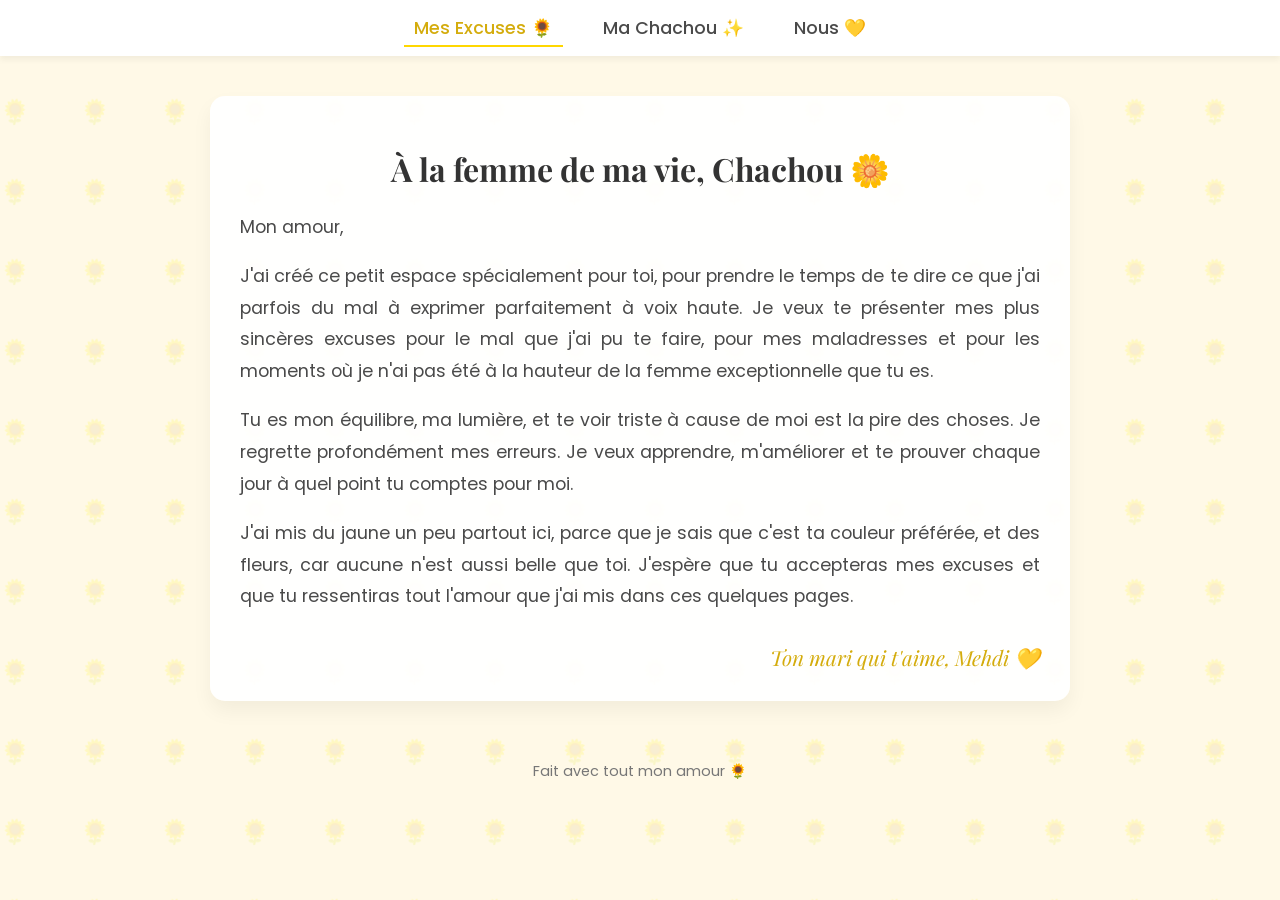
<file: Index.html>
<!DOCTYPE html>
<html lang="fr">
<head>
    <meta charset="UTF-8">
    <meta name="viewport" content="width=device-width, initial-scale=1.0">
    <title>Pardon Chachou 💛</title>
    <link rel="stylesheet" href="style.css">
</head>
<body>

    <nav>
        <ul>
            <li><a href="index.html" class="active">Mes Excuses 🌻</a></li>
            <li><a href="chachou.html">Ma Chachou ✨</a></li>
            <li><a href="nous.html">Nous 💛</a></li>
        </ul>
    </nav>

    <main>
        <h1>À la femme de ma vie, Chachou 🌼</h1>
        
        <div class="excuses-text">
            <p>Mon amour,</p>
            <p>J'ai créé ce petit espace spécialement pour toi, pour prendre le temps de te dire ce que j'ai parfois du mal à exprimer parfaitement à voix haute. Je veux te présenter mes plus sincères excuses pour le mal que j'ai pu te faire, pour mes maladresses et pour les moments où je n'ai pas été à la hauteur de la femme exceptionnelle que tu es.</p>
            <p>Tu es mon équilibre, ma lumière, et te voir triste à cause de moi est la pire des choses. Je regrette profondément mes erreurs. Je veux apprendre, m'améliorer et te prouver chaque jour à quel point tu comptes pour moi.</p>
            <p>J'ai mis du jaune un peu partout ici, parce que je sais que c'est ta couleur préférée, et des fleurs, car aucune n'est aussi belle que toi. J'espère que tu accepteras mes excuses et que tu ressentiras tout l'amour que j'ai mis dans ces quelques pages.</p>
        </div>

        <div class="signature">
            Ton mari qui t'aime, Mehdi 💛
        </div>
    </main>

    <footer>
        Fait avec tout mon amour 🌻
    </footer>

</body>
</html>
</file>
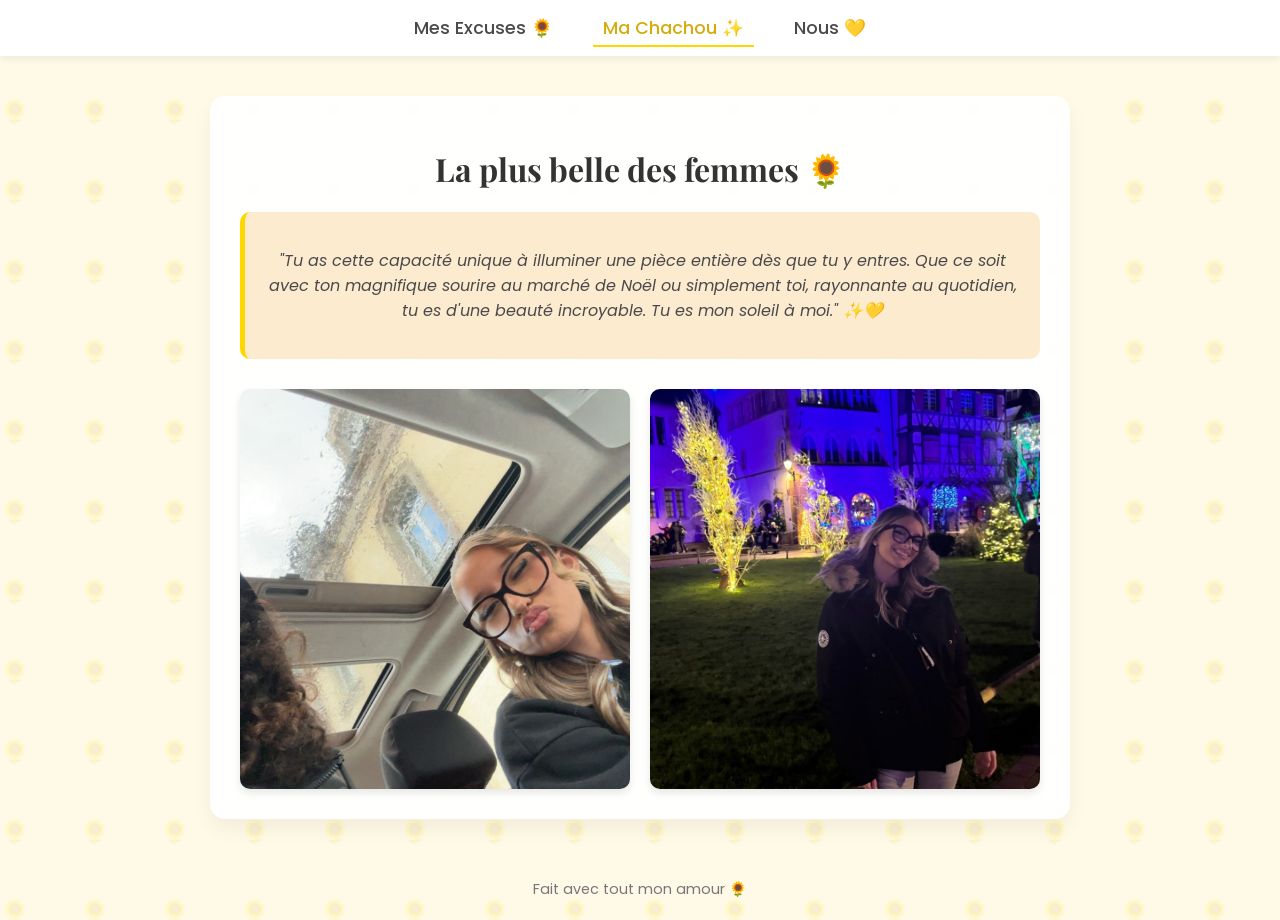
<file: Chachou.html>
<!DOCTYPE html>
<html lang="fr">
<head>
    <meta charset="UTF-8">
    <meta name="viewport" content="width=device-width, initial-scale=1.0">
    <title>Ma Chachou 💛</title>
    <link rel="stylesheet" href="style.css">
</head>
<body>

    <nav>
        <ul>
            <li><a href="index.html">Mes Excuses 🌻</a></li>
            <li><a href="chachou.html" class="active">Ma Chachou ✨</a></li>
            <li><a href="nous.html">Nous 💛</a></li>
        </ul>
    </nav>

    <main>
        <h1>La plus belle des femmes 🌻</h1>
        
        <div class="eloge">
            <p>"Tu as cette capacité unique à illuminer une pièce entière dès que tu y entres. Que ce soit avec ton magnifique sourire au marché de Noël ou simplement toi, rayonnante au quotidien, tu es d'une beauté incroyable. Tu es mon soleil à moi." ✨💛</p>
        </div>

        <div class="galerie">
            <!-- Photos de Chachou seule -->
            <img src="image_2.png" alt="Chachou rayonnante">
            <img src="image_4.png" alt="Chachou la nuit">
        </div>
    </main>

    <footer>
        Fait avec tout mon amour 🌻
    </footer>

</body>
</html>
</file>
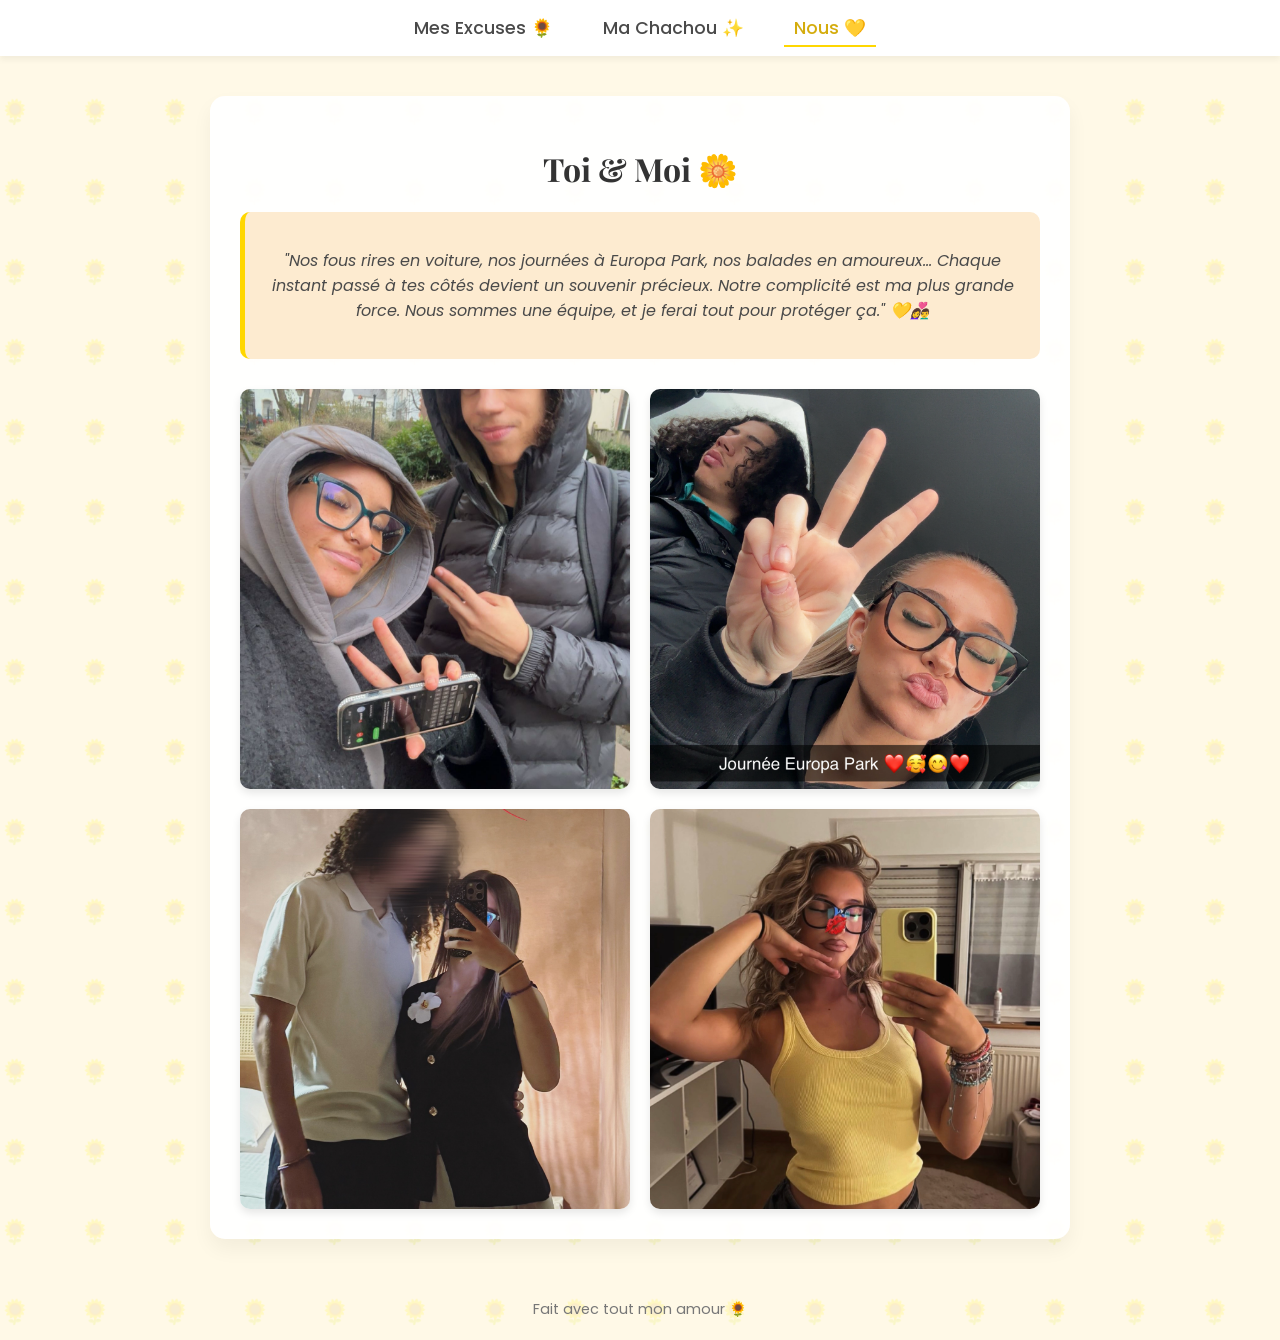
<file: nous.html>
<!DOCTYPE html>
<html lang="fr">
<head>
    <meta charset="UTF-8">
    <meta name="viewport" content="width=device-width, initial-scale=1.0">
    <title>Notre Histoire 💛</title>
    <link rel="stylesheet" href="style.css">
</head>
<body>

    <nav>
        <ul>
            <li><a href="index.html">Mes Excuses 🌻</a></li>
            <li><a href="chachou.html">Ma Chachou ✨</a></li>
            <li><a href="nous.html" class="active">Nous 💛</a></li>
        </ul>
    </nav>

    <main>
        <h1>Toi & Moi 🌼</h1>
        
        <div class="eloge">
            <p>"Nos fous rires en voiture, nos journées à Europa Park, nos balades en amoureux... Chaque instant passé à tes côtés devient un souvenir précieux. Notre complicité est ma plus grande force. Nous sommes une équipe, et je ferai tout pour protéger ça." 💛👩‍❤️‍👨</p>
        </div>

        <div class="galerie">
            <!-- Photos de vous deux -->
            <img src="image.png" alt="Nous en voiture">
            <img src="image_3.png" alt="Nous en balade">
            <img src="image_5.png" alt="Nous dans le miroir">
            <img src="image_6.png" alt="Nous à Europa Park">
        </div>
    </main>

    <footer>
        Fait avec tout mon amour 🌻
    </footer>

</body>
</html>
</file>
<file: style.css>
/* style.css */
@import url('https://fonts.googleapis.com/css2?family=Playfair+Display:ital,wght@0,400;0,600;1,400&family=Poppins:wght@300;400;500&display=swap');

:root {
    --jaune-doux: #FFF9E6;
    --jaune-vif: #FFD700;
    --jaune-pastel: #FDEBD0;
    --texte-sombre: #4A4A4A;
    --blanc: #FFFFFF;
}

body {
    font-family: 'Poppins', sans-serif;
    background-color: var(--jaune-doux);
    color: var(--texte-sombre);
    margin: 0;
    padding: 0;
    background-image: url('data:image/svg+xml;utf8,<svg width="40" height="40" viewBox="0 0 100 100" xmlns="http://www.w3.org/2000/svg"><text y="50" font-size="30">🌻</text></svg>');
    background-repeat: repeat;
    background-size: 80px;
    background-blend-mode: overlay;
    background-color: rgba(255, 249, 230, 0.95);
}

h1, h2, h3 {
    font-family: 'Playfair Display', serif;
    color: #333;
    text-align: center;
}

/* Navigation */
nav {
    background-color: var(--blanc);
    padding: 15px 0;
    box-shadow: 0 4px 6px rgba(0,0,0,0.05);
    position: sticky;
    top: 0;
    z-index: 100;
}

nav ul {
    list-style: none;
    display: flex;
    justify-content: center;
    gap: 30px;
    margin: 0;
    padding: 0;
}

nav a {
    text-decoration: none;
    color: var(--texte-sombre);
    font-weight: 500;
    font-size: 1.1em;
    padding: 5px 10px;
    border-bottom: 2px solid transparent;
    transition: all 0.3s ease;
}

nav a:hover, nav a.active {
    color: #D4AC0D;
    border-bottom: 2px solid var(--jaune-vif);
}

/* Contenu Principal */
main {
    max-width: 800px;
    margin: 40px auto;
    padding: 30px;
    background-color: rgba(255, 255, 255, 0.95);
    border-radius: 15px;
    box-shadow: 0 10px 20px rgba(0,0,0,0.05);
}

.excuses-text {
    font-size: 1.1em;
    line-height: 1.8;
    text-align: justify;
    margin-bottom: 20px;
}

.signature {
    text-align: right;
    font-family: 'Playfair Display', serif;
    font-size: 1.3em;
    font-style: italic;
    color: #D4AC0D;
    margin-top: 30px;
}

/* Galerie Photos */
.galerie {
    display: grid;
    grid-template-columns: repeat(auto-fit, minmax(300px, 1fr));
    gap: 20px;
    margin-top: 30px;
}

.galerie img {
    width: 100%;
    height: 400px;
    object-fit: cover;
    border-radius: 10px;
    box-shadow: 0 4px 8px rgba(0,0,0,0.1);
    transition: transform 0.3s ease;
}

.galerie img:hover {
    transform: scale(1.03);
}

.eloge {
    text-align: center;
    font-style: italic;
    margin-bottom: 30px;
    padding: 20px;
    background-color: var(--jaune-pastel);
    border-radius: 10px;
    border-left: 5px solid var(--jaune-vif);
}

/* Footer */
footer {
    text-align: center;
    padding: 20px;
    margin-top: 40px;
    font-size: 0.9em;
    color: #777;
}
</file>
